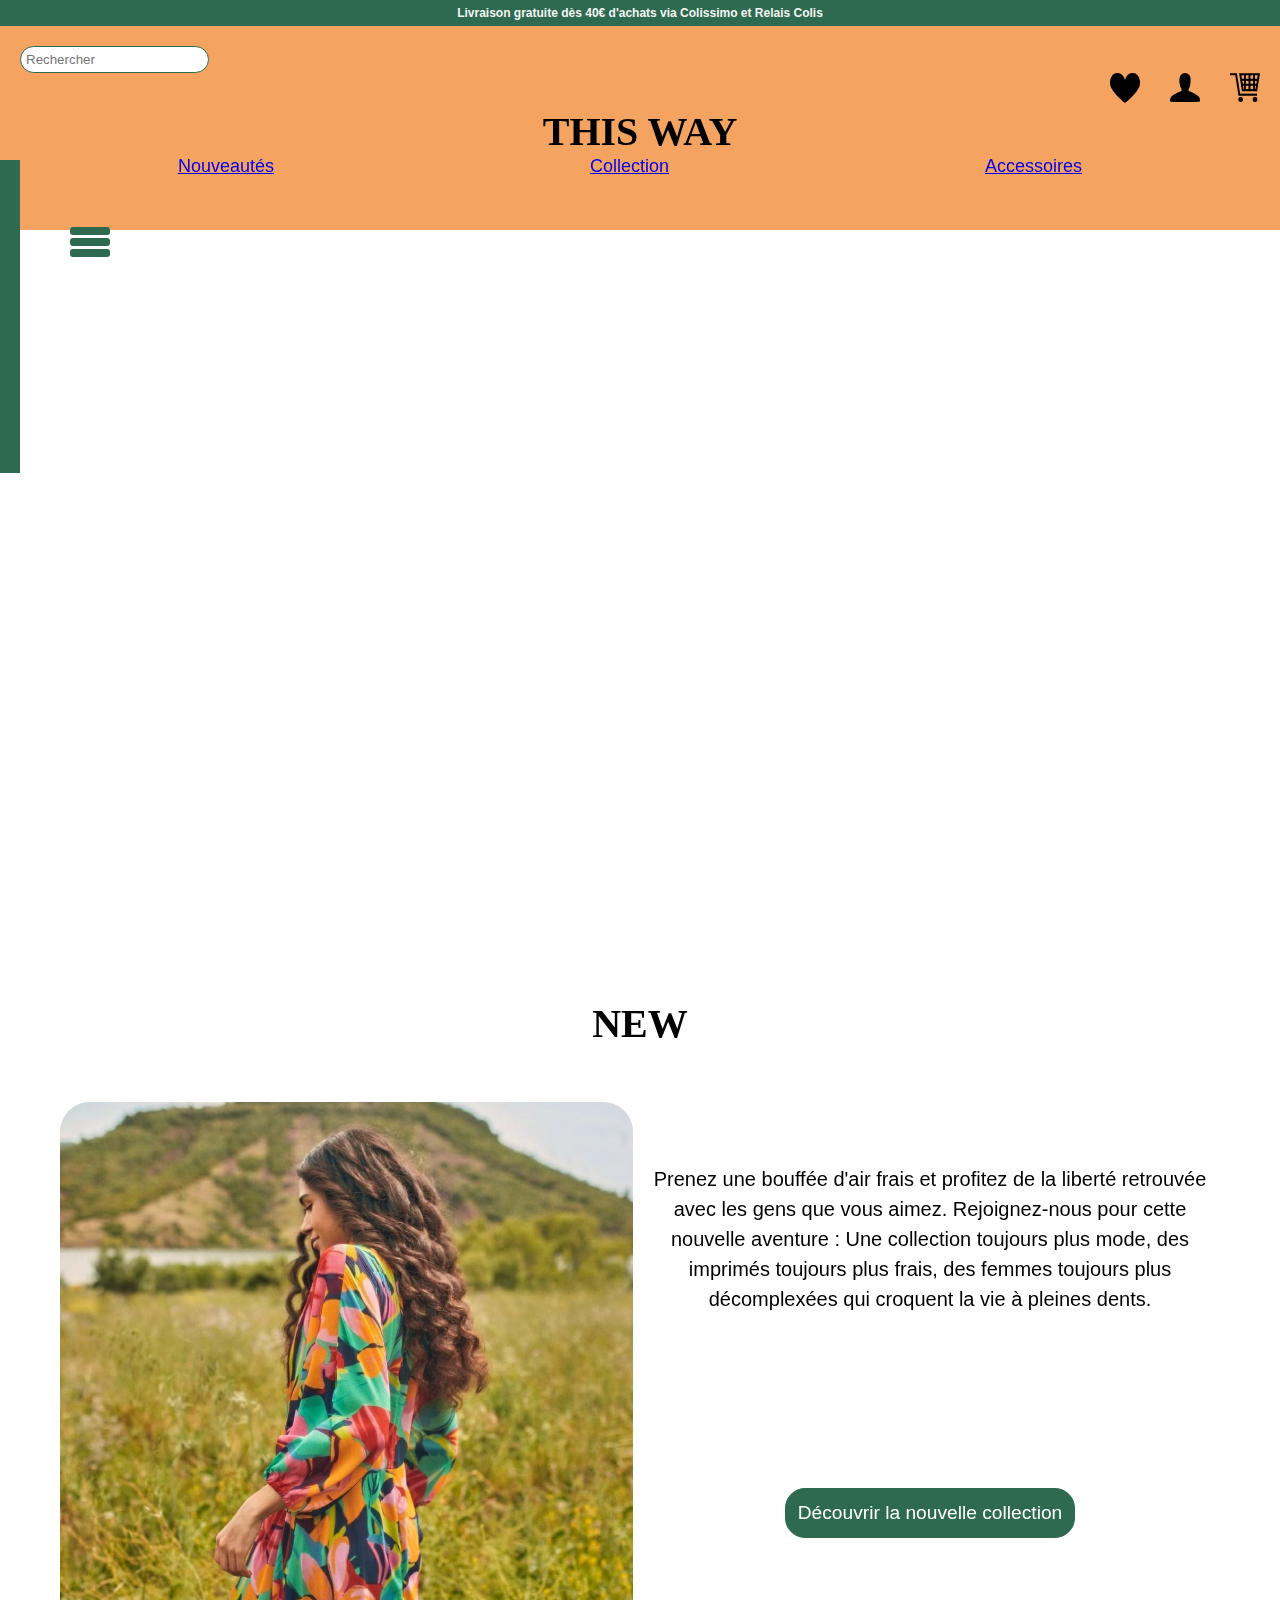
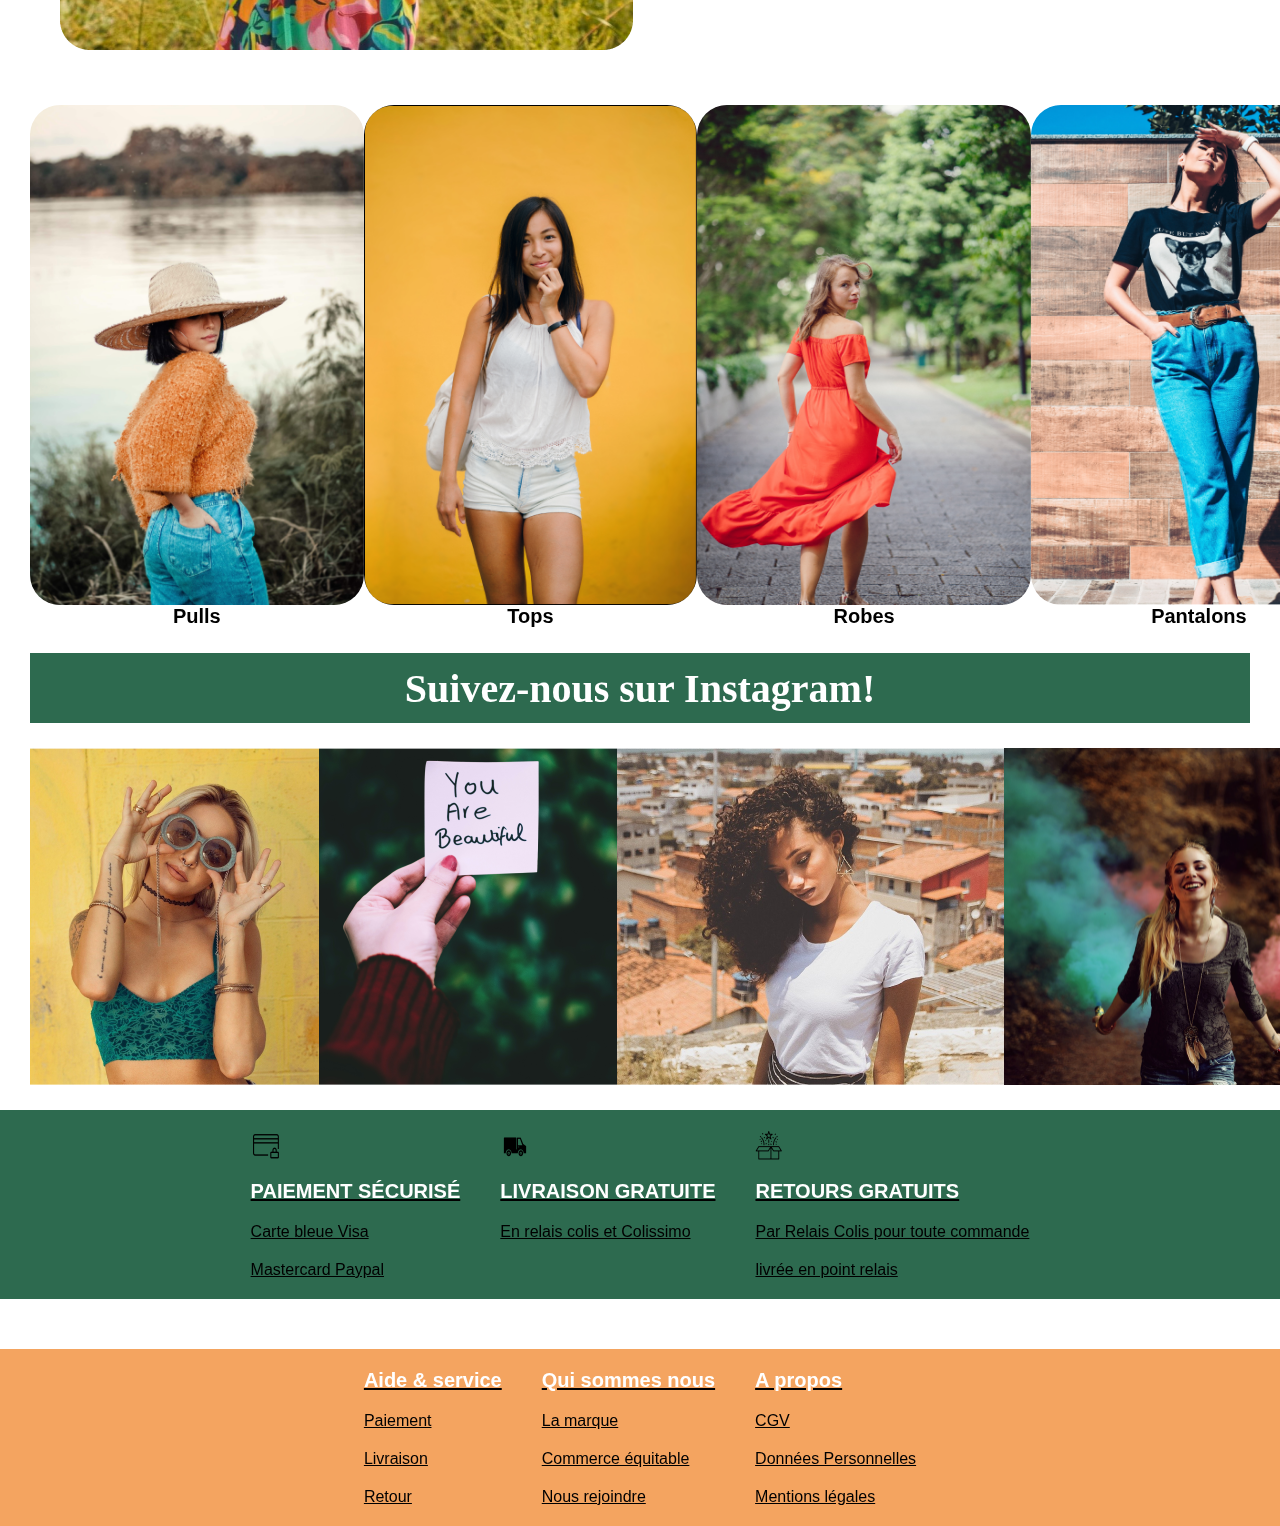
<file: Projetecommerce/index.html>
<!DOCTYPE html>
<html lang="fr">
<head>
    <meta charset="UTF-8">
    <meta http-equiv="X-UA-Compatible" content="IE=edge">
    <meta name="viewport" content="width=device-width, initial-scale=1.0">
    <title>ecommerce</title>
    <link rel="stylesheet" href="style.css">
</head>

<body>

    <header class="flex">
  
        <!-- 
        <div class="barreduhaut"><p> Livraison gratuite dès 40€ d'achats via Colissimo et Relais Colis </p> </div>-->
    
        <div class="barreduhaut"><span>Livraison gratuite dès 40€ d'achats via Colissimo et Relais Colis</span> </div>
        
        <div class="barredubas">
      
    <div class="input flex "><form action="">
        <input type="search" placeholder="Rechercher"> </div></form>
    
    <div class="icone flex">
    
     <!----- <h1 class="flex"> THIS WAY </h1> -->  
      <div class="icone">  
        <div class="iconecoeur"> <img src="images/coeur.png" alt="coeur"> </div>
        <div class="iconeuser"> <img src="images/user.png" alt="user"> </div>
        <div class="iconeshop"> <img src="images/shop.png" alt="shop"> </div>
    </div> 
    </div>  
    
    
    <h1> THIS WAY</h1>
    <nav class=" categories">
        <a href="resultat.html" target="blank">Nouveautés</a>
        <a href="#">Collection</a>
        <a href="#">Accessoires</a>
    
    </nav>
      
    <!------------------ ---------------------------->
    
    <nav  class="burger"  role ="navigation">
        <div id="menuToggle">
          
          <input type="checkbox " />
          
     
          <span></span>
          <span></span>
          <span></span>
          
          
          <ul id="menu">
            <a href="#"><li>Nouveautés</li></a>
            <a href="#"><li>Collection</li></a>
            <a href="#"><li>Accessoires</li></a>
          </ul>
        </div>
      </nav>
    
    </header>
    


 <section class="mainsection">

    <div class="banniere">

        <iframe width="560" height="315" src="https://www.youtube.com/embed/y-uto1BF-dA?playlist=0&rel=0&autoplay=1&loop=1&controls=1&showinfo=0&mute=1" title="YouTube video player" frameborder="0" allow="accelerometer; autoplay; clipboard-write; encrypted-media; gyroscope; picture-in-picture" allowfullscreen class="video"></iframe>

    </div>

    <h1 class="titrenew gap"> NEW </h1>

    <div class="new gap">
        
        
        <img src="./images/Photo Nouveautés.png" alt="photo nouveautes" class="photonew">
        

        <div class="text">
            <p>Prenez une bouffée d'air frais et profitez de la liberté retrouvée avec les gens que vous aimez. Rejoignez-nous pour cette nouvelle aventure :
            Une collection toujours plus mode, des imprimés toujours plus frais, des femmes toujours plus décomplexées qui croquent la vie à pleines dents.</p>           
        </div>
        
        <input type="button" value="Découvrir la nouvelle collection" class="button">

    </div>

    <div class="rubrique gap">
        
        <div class="pulls">
            <img src="./images/Pull.png" alt="Pulls" class="photorubrique">
            <a href="" class="para"> Pulls</a>
        </div>

        <div class="tops">
            <img src="./images/Tops.png" alt="Tops" class="photorubrique">
            <a href="" class="para"> Tops</a>
        </div>

        <div class="robes">
            <img src="./images/Robe.png" alt="Robes" class="photorubrique">
            <a href="" class="para"> Robes</a>
        </div>  

        <div class="pantalons">
            <img src="./images/Pantalon.png" alt="Pantalons" class="photorubrique">
            <a href="" class="para"> Pantalons</a>
        </div>

    </div>

    <h1 class="titreinsta gap">Suivez-nous sur Instagram!</h1>

    <div class="instagram gap">

        <img src="./images/Insta1.png" alt="Insta i1">
        <img src="./images/Insta2.png" alt="Insta i2">
        <img src="./images/Insta3.png" alt="Insta i3">
        <img src="./images/Insta4.png" alt="Insta i4">

    </div>

</section>


<footer>

    <div class="footerduhaut">
            
        <nav class="paiement">
        <a href="#"><img src="images/paiement.png" alt="paiement"> </a>
        <a href="paiement.html" target="blank"> <p> PAIEMENT SÉCURISÉ </p></a>
        <a href="#"> Carte bleue  Visa</a>
        <a href="#"> Mastercard  Paypal</a>
        </nav>
    
        <nav class="Livraison">
        <a href="#"><img src="images/camion2.png" alt="camion"> </a>
        <a href="#"> <p> LIVRAISON GRATUITE </p></a>
        <a href="#"> <p2>En relais colis et Colissimo </p2> </a>
        </nav>
        
        <nav class="Retours">
        <a href="#"><img src="images/box.png" alt="box"> </a>
        <a href="#"> <p> RETOURS GRATUITS </p></a>
        <a href="#"> Par Relais Colis pour toute commande </a>
        <a href="#"> livrée en point relais </a>
        </nav> 
    
    </div>
    
    <!--- debut du footer du bas-->
    
    <div class="footerdubas">
    
        <nav class="aide ">
           <a href="#"> <p>Aide & service </p></a>
           <a href="#">Paiement</a>
           <a href="#">Livraison</a>
           <a href="#">Retour</a>
       </nav>
    
       <nav class="quisommesnous">
           <a href="#"> <p>Qui sommes nous </p></a>
           <a href="#">La marque</a>
           <a href="#"> Commerce équitable</a>
           <a href="#"> Nous rejoindre</a>
       </nav>
    
       <nav class="apropos">
           <a href="#"> <p> A propos </p></a>
           <a href="#">CGV </a>
           <a href="#">Données Personnelles</a>
           <a href="#">Mentions légales</a>
       </nav> 
    
    </div>
                                                                                     
    </footer>
    

</body>
</html>
</file>
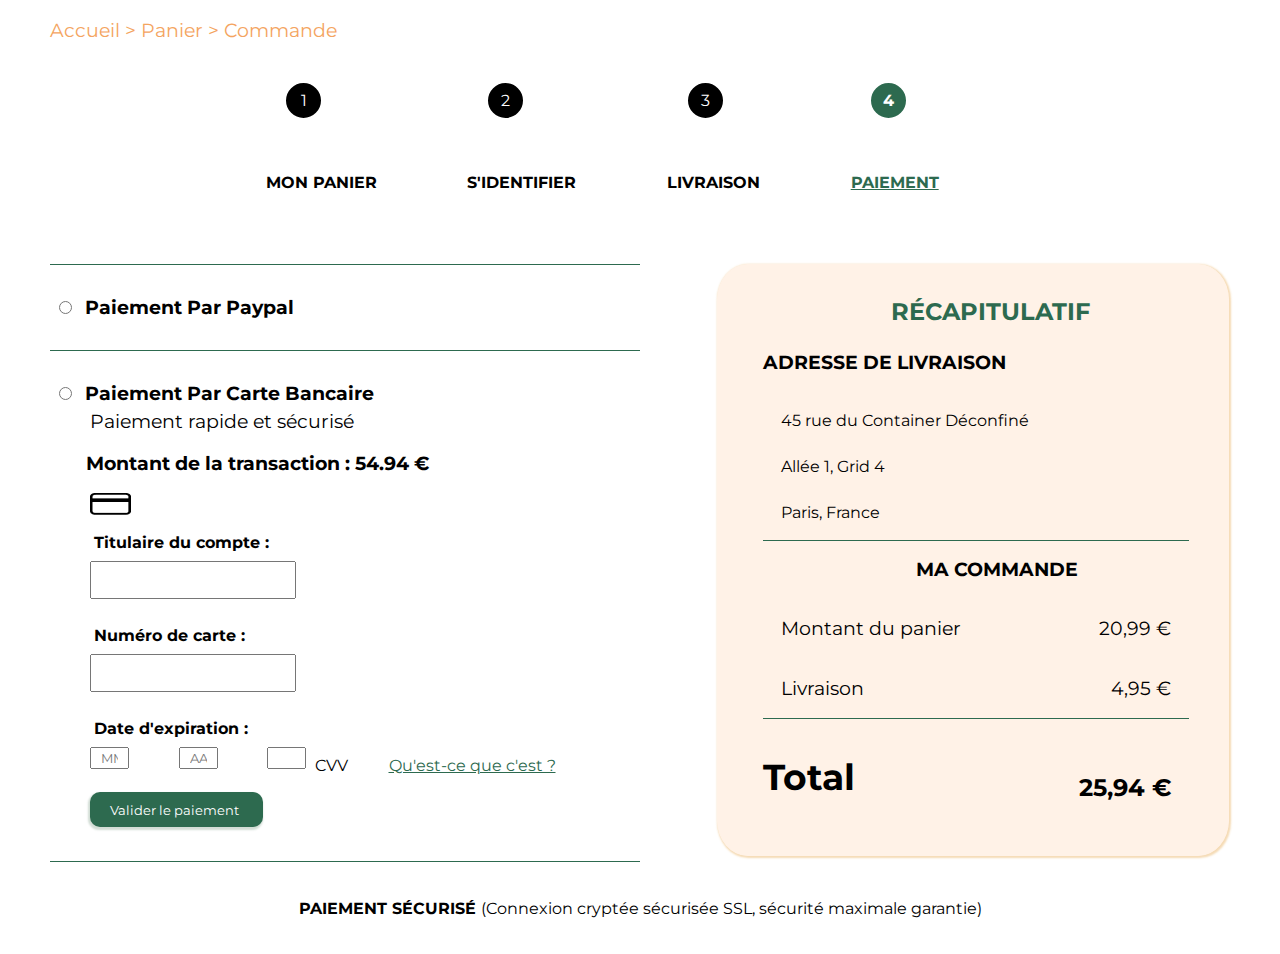
<file: Projetecommerce/paiement.html>
<!DOCTYPE html>
<html lang="fr">
<head>
    <meta charset="UTF-8">
    <meta http-equiv="X-UA-Compatible" content="IE=edge">
    <meta name="viewport" content="width=device-width, initial-scale=1.0">
    <title>Paiement</title>
    <link rel="stylesheet" href="paiement.css">
    <link rel="preconnect" href="https://fonts.googleapis.com">
<link rel="preconnect" href="https://fonts.gstatic.com" crossorigin>
<link href="https://fonts.googleapis.com/css2?family=Montserrat:wght@300;700&display=swap" rel="stylesheet">
</head>
<body>

<section class="section flex">
   
    <div class="arbo">
        <a href=""> Accueil ></a>
        <a href="">Panier ></a>
        <a href="">Commande</a>
    </div>

    <div class="etapes flex">

            <div class="rond flex">1 </div>
            <div class="alaligne text1">MON PANIER</div>
     
            <div class="rond flex">2 </div>
            <div class="alaligne">S'IDENTIFIER</div>
       
            <div class="rond flex">3 </div>
            <div class="alaligne">LIVRAISON</div>
    
            <div class="rond flex quatre">4 </div>
            <div class="alaligne etapepaiement">PAIEMENT</div>

   </div>

   <!-- ETAPES EN VERSION MOBILE  -->

 <div class="versionphone flex"> 
 
<P class="derniereversion bold">1. MON PANIER</P>
<P class="derniereversion bold">2. S'IDENTIFIER</P>
<P class="derniereversion bold">3.LIVRAISON</P>
<P class="derniereversion envert bold underline">4. PAIEMENT</P>

</div> 

   <!-- ETAPES EN VERSION MOBILE  -->

   <!-- ETAPES EN VERSION TABLETTE   -->

   <div class="etapesmobile flex">

    <div class="alaligne text1m">1.PANIER ></div>
    <div class="alaligne">2.S'IDENTIFIER ></div>
    <div class="alaligne">3.LIVRAISON ></div>
    <div class="alaligne etapepaiement">4.PAIEMENT</div>

</div>

   <!-- FIN DES ETAPES EN VERSION TABLETTE  -->

 
<div class="paiement">
    <hr class="barre1 disparais">
    <input type="radio" id="Paypal" name="drone" value="Paypal" class="paypal">
  <label for="huey" class="engras space">Paiement Par Paypal</label>

        <hr class="barre2">

        <input type="radio" id="CB" name="drone" value="CB" class="CB">
        <label for="huey" class="engras space">Paiement Par Carte Bancaire <span class="prs">Paiement rapide et sécurisé</span></label>
    <p class="engras montant">Montant de la transaction : 54.94 € </p>
                
                <div class="flex prs">
                <!-- <img src="VISA 1.png" alt="icone cb" class="icone"> -->
                <img src="./images/cb.png" alt="icone cb" class="icone">
                </div>
            
            <form action="post" method="post">

                <p class="bold titu">Titulaire du compte :</p>
                <input type="text" name="compte" id="compte" class="espace prs">
                <p class="bold titu">Numéro de carte :</p>
                <input type="text" name="carte bancaire" id="carte bancaire" class="espace prs">
                <p class="bold titu">Date d'expiration :</p>
                <div class="ccv flex">
                    <input type="text" name="exp" id="" class="code espace prs" placeholder="MM">
                    <input type="text" name="exp" id="" class="code espace prs" placeholder="AA">
                    <input type="text" name="exp" id="" class="code espace prs">
                    <label for="CCV">CVV</label>
                    <a href="" class="envert lien prs">Qu'est-ce que c'est ?</a>
                </div>
                <input type="submit" value="Valider le paiement" class="envoyer prs">
                

<hr class="barre2 disparais"> 
            </form>

            <br>

        </div>        

    </div>
</div>

<div class="recap">

    <h2 class="titrerecap envert">RÉCAPITULATIF</h2>

        <h3>ADRESSE DE LIVRAISON</h3>
        <br>

        <P>45 rue du Container Déconfiné</P>
        <P>Allée 1, Grid 4</P>
        <P>Paris, France</P>
        
        <hr class="barre3">

        <h3 class="macommande">MA COMMANDE</h3>

        <div class="montantpanier flex">
            <p>Montant du panier</p>
            <p>20,99 €</p>
        </div>

        <div class="livraison flex">
            <p>Livraison</p>
            <p>4,95 €</p>
        </div>

        <hr class="barre3">
        
        <div class="total flex">
        <h2>Total</h2>
        <p class="bold">25,94 €</p>
        </div>

    </div>
 
</div>

<h4 class="pourquoi ">PAIEMENT SÉCURISÉ <span class="pqalaligne"> (Connexion cryptée sécurisée SSL, sécurité maximale garantie)</h4> </span>
</section>



    
</body>
</html>
</file>
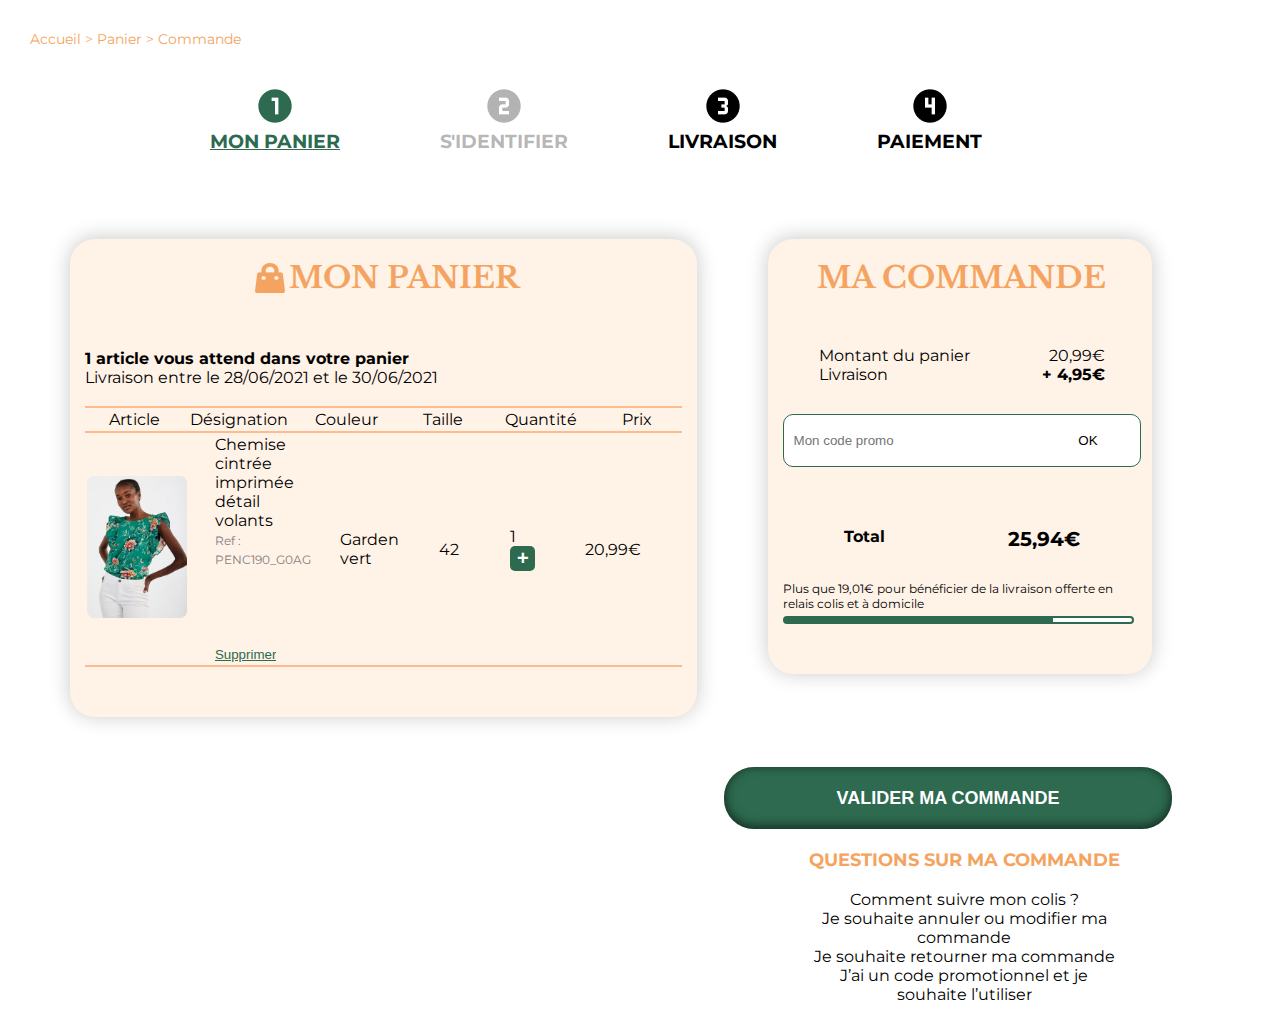
<file: Projetecommerce/panier.html>
<!DOCTYPE html>
<html lang="fr">
<head>
    <meta charset="UTF-8">
    <meta http-equiv="X-UA-Compatible" content="IE=edge">
    <meta name="viewport" content="width=device-width, initial-scale=1.0">
    <link rel="stylesheet" href="panier.css">
    <link rel="preconnect" href="https://fonts.googleapis.com">
    <link rel="preconnect" href="https://fonts.gstatic.com" crossorigin>
    <link href="https://fonts.googleapis.com/css2?family=Libre+Baskerville&family=Montserrat:wght@300;700&display=swap" rel="stylesheet">
    <title>Panier</title>
</head>
<body>
 
    <main>
 
        <!-- HEADER -->
        <header class="header">
 
            <div class="liens1"><a class="liens1" href="">Accueil</a> > <a class="liens1" href="">Panier</a> > <a class="liens1" href="">Commande</a></p>
 
        </header>
        <!-- FIN HEADER -->
 
        <br>
 
        <!-- ETAPES -->
        <section class="etapes">
 
            <div class="icone">
                <img src="images/1.png" alt="icone-1">
                <h3 class="souligne">MON PANIER</h3>
            </div>
            <div class="icone">
                <img src="images/2.png" alt="icone-2">
                <h3 class="fade">S'IDENTIFIER</h3>
            </div>
            <div class="icone">
                <img src="images/3.png" alt="icone-3">
                <h3>LIVRAISON</h3>
            </div>
            <div class="icone">
                <img src="images/4.png" alt="icone-4">
                <h3>PAIEMENT</h3>
            </div>
        </section>
        <!-- FIN ETAPES -->
 
        <section class="lesdeux">
 
        <!-- PANIER -->
        <section class="panier">
 
            <div class="titre-panier">
                <img src="images/sac-grand.png" alt="icone-sac">
                <h3 class="titre1">MON PANIER</h3>
            </div>
 
            <p class="p1">1 article vous attend dans votre panier</p>
            <p class="p2">Livraison entre le 28/06/2021 et le 30/06/2021</p><br>
 
        <hr>
 
            <table>
                <tr>
                    <td class="td1">Article</td>
                    <td class="td1">Désignation</td>
                    <td class="td1">Couleur</td>
                    <td class="td1">Taille</td>
                    <td class="td1">Quantité</td>
                    <td class="td1">Prix</td>
                </tr>
                </table>
 
        <hr>
 
                <table>
                <tr>
                    <td class="td2"><img class="article" src="images/photo-article.png" alt="photo-article"></td>
                    <td class="td2">Chemise cintrée imprimée détail volants<br><span class="ref">Ref : PENC190_G0AG</span><br><br><br><br><br>
                        <form method="GET"><input class="supprimer" type="submit" name="supprimer" value="Supprimer"></form></td>
                    <td class="td2">Garden vert</td>
                    <td class="td2">42</td>
                    <td class="td2">1<form method="GET"><input class="plus" type="submit" name="bouton-plus" value="+"></form></td>
                    <td class="td2" class="prix1">20,99€</td>
                </tr>
            </table>
 
        <hr>
 
        <!-- SOUS 1000PX -->
        <section class="mille">
 
            <div class="orange1">
                <p>Article<img class="article" src="images/photo-article.png" alt="photo-article"></p>
                <p>Désignation<span class="design">Chemise cintrée imprimée détail volants</span><span class="ref">Ref : PENC190_G0AG</span></p>
                <p>Couleur<span class="couleur">Garden vert</span></p>
                <p>Taille<span class="taille">42</span></p>
                <p>Prix<span class="prix">20,99€</span></p>
            </div>
 
            <p class="orange2">Quantité <span class="quant">1<form method="GET"><input class="plus" type="submit" name="bouton-plus" value="+"></form></span></p><br>
 
            <form method="GET"><input class="supprimer" type="submit" name="supprimer" value="Supprimer"></form>
 
        </section>
 
        </section>
        <!-- FIN PANIER -->
 
        <!-- COMMANDE -->
        <section class="commande">
            <h3 class="titre2">MA COMMANDE</h3>
 
            <div class="tarifs">
                <div class="texte1">
                    <p class="p3">Montant du panier</p>
                    <p class="p4">Livraison</p>
                </div>
                <div class="texte2">
                    <p class="prix2">20,99€</p>
                    <p class="prix-livr">+ 4,95€</p>
                </div>
            </div>
 
            <div class="promo">
                <form method="post">
                    <input class="code" type="text" size="50" maxlength="10" name="code-promo" placeholder="Mon code promo">
                    <input class="ok" type="submit" name="ok" value="OK">
                </form>
            </div>
 
            <hr>
 
            <div class="texte-tot">
                <p class="p5">Total</p>
                <p class="prix-total">25,94€</p>
            </div>
 
            <p class="p6">Plus que 19,01€ pour bénéficier de la livraison offerte en relais colis et à domicile</p>
            
            <div class="jauges">
                <p class="jauge1"></p>
                <p class="jauge2"></p>
            </div>
            
        </section>
        <!-- FIN COMMANDE -->
 
    </section>
 
    <section class="bas-droite">
 
        <!-- VALIDER -->
        <section class="valider">
 
            <form method="POST">
                <input class="bouton-valid" type="button" name="valider" value="VALIDER MA COMMANDE">
            </form>
 
        </section>
        <!-- FIN VALIDER -->
 
        <!-- QUESTIONS -->
        <section class="questions">
 
            <h5 class="titre3"> QUESTIONS SUR MA COMMANDE</h5>
 
            <br>
 
            <div>
                <a class="liens2" href="">Comment suivre mon colis ?</a><br>
                <a class="liens2" href="">Je souhaite annuler ou modifier ma commande</a><br>
                <a class="liens2" href="">Je souhaite retourner ma commande</a><br>
                <a class="liens2" href="">J’ai un code promotionnel et je souhaite l’utiliser</a>
            </div>
 
        </section>
        <!-- FIN QUESTIONS -->
 
    </section>
 
    </main>
    
</body>
</html>
</file>
<file: Projetecommerce/style.css>
@import url('https://fonts.googleapis.com/css2?family=Libre+Baskerville&display=swap');

body{
    margin: 0;
    padding: 0;
    box-sizing: border-box;
}

/*debut de la barre de navigation*/

header .barreduhaut{
     background: #2D6A4F;
    border: 1px solid #2D6A4F;
    color: whitesmoke;
    text-align: center;
    font-size: 12px;
    font-weight: bold;
    padding: 5px;
    position: sticky;
    top: 0; }

/* barre du haut ok !!!!*/

header .barredubas{
    background:#F4A460;
    padding: 20px;
} /*barre du bas ok !!!! */

header{
    /* position: sticky; */
    top: 0;
} /*header ok !!!! */

input{
    padding: 5px; 
    border-radius: 20px;
    border: 1px solid #2D6A4F;
    background: white;   
}

h1{ 
    display: flex;
    justify-content: center !important;
    align-items: center;
    font-size: 40px;
    font-family: Georgia, Times, sans-serif ;
    margin-top: 1px ;
    margin-bottom: 1px;

    
   
}/* h1 ok !!!! */

h2{ 
    display:flex ;
    justify-content: center;
    margin-top: 5px;
    font-size: 12px;
} /* h2 ok !!*/


.icone{
    display: flex;
    justify-content:flex-end;
    gap: 5px;
}

.iconecoeur{margin-left:25px ;}
.iconeuser{margin-left:25px ;}
.iconeshop{margin-left:25px ;}

nav.categories{
    color: black;
    display: flex;
    flex-direction: row;
    margin-right: 20px;
    justify-content: space-around;
    font-size: 18px;
    cursor: pointer;
    
}/*categories ok !!!! */

a{
    -webkit-transition: color 1s;
    transition: color 1s;
} /*transition ok !!!!*/

a:hover {
    color: white;
} /* transition ok !!!! */

.burger{
  display: none;
  width: 150px;
}

#menuToggle
{
  display: block;
  position: relative;
  top: 50px;
  left: 50px;
  z-index: 1;
  -webkit-user-select: none;
  user-select: none;
}

#menuToggle a
{
  text-decoration: none;
  color: #232323;
  
  transition: color 0.3s ease;
}

#menuToggle a:hover
{
  color:white ;
}

#menuToggle input
{
  display: block;
  width: 40px;
  height: 32px;
  position: absolute;
  top: -7px;
  left: -5px;
  
  cursor: pointer;
  
  opacity: 0; 
  z-index: 2; 
  
  -webkit-touch-callout: none;
}

#menuToggle span
{
  display: block;
  width: 40px;
  height: 8px;
  margin-bottom: 3px;
  position: relative;
  
  background: #2D6A4F;
  border-radius: 3px;
  
  z-index: 1;
  
  transform-origin: 4px 0px;
  
  transition: transform 0.5s cubic-bezier(0.77,0.2,0.05,1.0),
              background 0.5s cubic-bezier(0.77,0.2,0.05,1.0),
              opacity 0.55s ease;
}

#menuToggle span:first-child
{
  transform-origin: 0% 0%;
}

#menuToggle span:nth-last-child(2)
{
  transform-origin: 0% 100%;
}

#menuToggle input:checked ~ span
{
  opacity: 1;
  transform: rotate(45deg) translate(-2px, -1px);
  background: #232323;
}

#menuToggle input:checked ~ span:nth-last-child(3)
{
  opacity: 0;
  transform: rotate(0deg) scale(0.2, 0.2);
}

#menuToggle input:checked ~ span:nth-last-child(2)
{
  transform: rotate(-45deg) translate(0, -1px);
}

#menu
{
  position: absolute;
  width: 300px;
  margin: -100px 0 0 -50px;
  padding: 50px;
  padding-top: 125px;
  
  background:#2D6A4F;
  list-style-type: none;
  -webkit-font-smoothing: antialiased;

  
  transform-origin: 0% 0%;
  transform: translate(-100%, 0);
  
  transition: transform 0.5s cubic-bezier(0.77,0.2,0.05,1.0);
}

#menu li
{
  padding: 10px 0;
  font-size: 22px;
}

#menuToggle input:checked ~ ul
{
  transform: none;
}

/*fin de la barre de navigation*/

/******************************************************************************/

/*début du footer*/

footer .footerduhaut{
    display: flex;
    justify-content: center;
    background: #2D6A4F;
    display: flex;
    
}

footer img{
    display: flex;
    justify-content: center;
}

footer .footerdubas{
    display: flex;
    background: #F4A460;
    margin-top: 50px;
    justify-content: center;
    /*padding: 20px;*/
    
}

footer p{
    color:white;
    font-weight: bold;
    font-size: 20px;
}
       

footer a{color: black;
    display: flex;
    margin: 20px;
}
/*fin du footer*/


/**********************RESPONSIVE*******************************/

@media (max-width: 1000px){
    footer header{
        flex-direction: column;
        width:100%;
        height: 100%;
    }
}
@media (max-width: 850px){
    footer header{
        flex-direction: column;
        width:100%;
        height: 100%;
      
    }
}


@media (max-width: 450px){
    footer header{
        flex-direction: column;
        width:100%;
        height: 100%;
    }
}
.burger{display: block;}
.categories{ display: none;}












/* Main section ---------------------------------------------------*/



*{
    margin: 0;
    padding: 0;
    box-sizing: border-box;
}

body{
    font-family: 'Montserrat', sans-serif;
}

.banniere{
    position: relative;
    padding-bottom: 56.25%;
    padding-top: 25px;
    height: 0;
}

.video{
    z-index: -1;
    position:absolute;
    top: 0px;
    left: 0px;
    width: 100vw;
    height: calc(100vw/1.77);
}
 .gap{
     margin-top: 25px;
     margin-bottom: 25px;
     margin-left: 30px;
    margin-right: 30px;
 }

/* DIV nouveautées */

.titrenew{
    text-align: center;
    font-size: 40px;
}

.new{
    display: grid;
    grid-template-columns: repeat(2,1fr);
    grid-template-rows: repeat(2, 1fr);
    grid-template-areas: 
    "p t"
    "p b";
    padding: 30px;
}

.new .photonew{
    grid-area: p;
    border-radius: 20px;
}

.new .text{
    grid-area: t;
    font-size: 20px;
    line-height: 150%;
    text-align: center;
    display: flex;
    align-items: center;   
}

.new .button{
    grid-area: b;
    display: flex;
    justify-content: center;
    width: 50%;
    height: 50px;
    border-radius: 20px;
    background: #2D6A4F;
    color: white;
    font-size: larger;
    margin: auto;
}




/* DIV Rubriques */

.rubrique{
    display: flex;
    justify-content: space-around; 
    

}

.rubrique .photorubrique{
    display: flex;
    height: 500px;
    border-radius: 30px;
    gap: 30px;
 
}

.rubrique .para{
    display: flex;
    justify-content: center;
    font-size: 20px;
    font-weight: bold;
    text-decoration: none;
    color: black;
}




/* DIV Instagram */

.titreinsta{
    display: flex;
    justify-content: center;
    align-items: center;
    background: #2D6A4F;
    color: white;
    height: 70px;
   
}

.instagram{
    width: max(auto, 90%);
    display: flex;
    justify-content:space-around;
 
}

.Insta{
    width: fit-content;
}


@media (max-width:500px){

    .new{
        display: grid;
        grid-template-columns: 1fr;
        grid-template-rows: repeat(3, 1fr);
        grid-template-areas: 
        "p "
        "t"
        "b";
        padding: 30px;
    }
    

    .photonew{
        display: flex;
        justify-content: center;
        width: 211px;
        height: 204px;

    }

    .rubrique{
        display: flex;
        flex-direction: column;
    }

    .instagram{
        display: grid;
        grid-template-columns: auto, auto;
        grid-template-rows: auto, auto;
        grid-template-areas: 
        "i1 i3"
        "i2 i4";}

    .Insta{
       width: 10px;
    }


    .i1{
            grid-area: i1;
        }
    .i2{
            grid-area: i2;
        }
    .i3{
            grid-area: i3;
        }
    .i4{
            grid-area: i4;
        }

}


@media (max-width:360px){

.new{
    display: grid;
    grid-template-columns: 1fr;
    grid-template-rows: repeat(3, 1fr);
    grid-template-areas: 
    "p "
    "t"
    "b";
    padding: 30px;
}

.photonew{
    height: min(550px,25%);
}

.text{
    font-size: 10px;
}

.rubrique{
    display: flex;
    flex-direction: column;
}


.para{
    padding-bottom: 20px;
}

.instagram{
    display: grid;
    grid-template-columns: repeat(2, 1fr);
    grid-template-rows: repeat(2, 1fr);
    grid-template-areas: 
    "i1 i3"
    "i2 i4";
}


.i1{
    grid-area: i1;
}
.i2{
    grid-area: i2;
}
.i3{
    grid-area: i3;
}
.i4{
    grid-area: i4;
}

}
</file>
<file: Projetecommerce/paiement.css>
* {
    margin: 0;
    padding: 0;  
    box-sizing: border-box;  
    font-family:'Montserrat', sans-serif; 
}

/* MEDIA QUERIES VERISON DESKTOP (ETAT INITIAL)  */

@media (min-width: 810px) {
.section {

    display: flex;
    display: grid;
    grid-template-columns: 1fr 1fr;
    grid-template-rows: auto auto 1fr auto;
    background-color: #ffffff; 
    
}

.section .arbo {
    grid-row: 1/2;
    grid-column: 1/3;
    margin-top: 2vh;
    font-size: larger;
    margin-bottom: 1.5vh;
}

.section .corps {
    grid-column: 1/3;
    grid-row: 3/4;
}
/* ------------BOX PAIEMENT------------- */
.section .paiement {
    
    grid-row: 3/4;
    grid-column: 1/2;
}
/* ------------BOX RECAP------------- */
.section .recap {
    
    grid-row: 3/4;
    grid-column: 2/3; 
    background-color: #fff2e7; 
    border: #FFF2E7 solid 1px; 
    box-shadow: 1px 1px 2px .5px rgba(230, 165, 69, 0.4);  
    width: 80%;
    height: 92%;
    padding: 5% 6% 9% 7%;

}

section .etapes {
    grid-row: 2/3;
    grid-column: 1/3;
}
section .textetapes {
    grid-row: 3/4;
    grid-column: 1/3;
}

section .pourquoi {
    grid-row: 4/5;
    grid-column: 1/3;
}

section .pqalaligne {
    display: inline;
}

section .etapesmobile {
    display: none !important;
}

}

/* FIN DES MEDIA QUERIES VERISON DESKTOP (ETAT INITIAL)  */

.section .flex {
    display: flex;

}

section .versionphone {
    display: none !important;

}


/* ------------BOX RECAPITULATIF------------- */
.section .recap {
    
    border-radius: 6%; 
    /* background-color: #fff2e7;  */
    box-sizing: border-box;  
    display: block;
    margin-left: 12%;
    margin-right: 9%;
    /* width: 80%;
    height: 92%; */    
}

a {
    color: #F4A460;
    text-decoration:none;
}
/*--------------- ETAPES 1234 TOP PAGE---------------- */
.section .rond {
    border: solid black 2px;
    width: 35px;
    border-radius: 60%;
    height: 35px;
    justify-content: center;
    margin-left: 10%;
    align-items: center;
    background-color: black;
    color: white;
}

.section .etapes {
    justify-content: center;
    margin: 3vh 13% 8vh 0%;   
}

.section .text-bouton {
    margin: 0vh 9% 6vh 0%;   
}

.section .textetapes {
   
    justify-content: center;
    margin-bottom: 7vh; 
    text-align: center;    
}

section .etapepaiement {
    color: #2D6A4F; 
    text-decoration: underline;
    font-weight:bolder;  
}
hr {
    height: 1px;
        background-color: #2D6A4F;
        border: none;       
}

section .pourquoi {
    
   justify-self: center;
   margin-bottom: 4vh;
   margin-top: -1vh;
}

section p,
section input {
    padding: 1vh;
    margin: 1vh;
}

section .envoyer {
    background-color: #2D6A4F;
    color: white;
    border-radius: 10px;
    padding: 10px 24px 9px 20px;
    margin-left: 4%;
    margin-bottom: .7vh;
    margin-top: 2.5%;
    box-shadow: -1px 2px 2px 1px rgba(28, 85, 45, 0.2); 
    border-style: none;

}

section .macommande {
    margin: 4% 0% 4% 36%;
}

section .titrerecap {
    margin: 0% 0% 6% 30%;    
}

section .code {
    width: 39px;
    height: 6px;
}


section .envert {
    color: #2D6A4F;    
}

section .montantpanier,
section .total,
section .livraison {
    justify-content: space-between;
    font-size: larger;
}

section .total {
    margin-top: 4vh;
    font-size: x-large;
}

section span {
    display: block;
    font-weight: lighter;
}

.section .engras {
    font-size: larger;
    font-weight: bolder;
}
    
 section .bold {
     font-weight: bolder;
 }

 section .paiement,
 section .arbo {
     margin-left: 5.5vh;       
 }

 section .prs {
    margin-left: 4.5vh;       
}

section .titu {
    margin-left: 3.9vh;
}

section .montant {
    margin-left: 3vh;
}

 section .alaligne {
     display: block;
     font-weight: bolder;
     margin-top: 10vh; 
     margin-left: -5%;  
 }

 section .barre1 {
     margin-bottom: 3vh;
 }

 section .barre2 {
    margin-top: 3vh;
    margin-bottom: 3vh;
}

section .barre3 {
    margin-top: 0vh;
    
}

section .espace {
    margin-top: -1vh;
}

section .lien {
    text-decoration: underline;
}

section .quatre {
    background-color: #2D6A4F !important;
    color:white !important;
    border-color:#2D6A4F !important;  
    font-weight: bolder;   
}

section .etapesmobile {
    display: none !important;
}


/* ------------- RESPONSIVE - MEDIA QUERIES  ------------ */
@media (max-width: 1080px) { 
    section .etapepaiement,
    section .alaligne { 
        margin: 10vh 2% 8vh -7%;     
    }
 }

@media (max-width: 1000px) { 
    section .titrerecap {
        margin: 0% 0% 6% 24%;  
    }
 }

 @media (max-width: 935px) { 
    section .total {
        margin-top: 7vh;
    }
 }

 @media (max-width: 830px) { 
    section .macommande {
        margin: 4% 0% 4% 20%;
    }

    section .titrerecap {
        margin: 0% 0% 6% 15.5%; 
    }
 }

/* ------------- VERISON MOBILE ET TABLETTE  ------------ */

 @media (max-width: 810px) { 
     section {
        
        display: grid; 
        /* grid-template-columns: 1fr; 
        grid-template-rows: auto auto 1fr 1fr;   */
         width: 100%; 
        grid-template-areas: "arbo"
                            "etapes"
                            "recap"
                            "paiement"; 
     }

     section .paiement {
         /* grid-row: 4/5;
         grid-column: 1/2; */
         height: 100%;
         width: 80%;
         padding-bottom: -5%;
         margin-right: -10%;
         grid-area: paiement;
         margin: 3% 5% -5% 12%;
        border: #349667 solid 1.5px; 
        border-radius: 6%; 
        padding: 4% 4% 1% 4% ;
    
     }

     section .etapes {
         grid-column: 1/2;
         grid-row: 2/3;
         grid-area: etapes;
         
     }
     section .macommande {
        margin: 4% 0% 4% 36%;
        
    }

     section .recap {
         grid-row: 3/4;
         grid-column: 1/2;
         grid-area: recap;
         background-color: #fff2e7; 
         border: #FFF2E7 solid 1px;
         padding: 5% 7% 9% 7%;
         
     }

     section .titrerecap {
         justify-content: center;
         margin: 0% 0% 6% 30%; 
     }

     section .arbo {
         grid-column: 1/2;
         grid-row: 1/2;
         grid-area: arbo;
         margin-left: 9%;
     }

     section .pourquoi {
    
        margin-bottom: 2vh;
        margin-top: 10vh;
        margin-left: 20vh;
     }

     section .pqalaligne {
         display: block;
       margin-left: -14vh;
       margin-top: 3vh;
     }

     section .arbo {
        margin-top: 3vh;
        font-size: larger;
        margin-bottom: 7.5vh;
     }

     section .text1 {
  
        text-align: left;
        
     }

     section .disparais {
         display: none;
     }

     section .envoyer {
         margin-top: 6vh;
         margin-left: 15vw;
         margin-bottom: 5%;
         width: 50%;             
     }

     section .code {
        width: 7vw;
        height: 2vh;
        margin-top: 2px;
    }
}
/* --------------------------BREAKING POINTS 685 ---------------- */
@media (max-width:685px) {
    section .etapes {
        display: none !important;
    }

    section .etapesmobile {
        justify-content: space-evenly;
    }

    section .text1m {
        margin-left: 1vw;
    }

    section .versionphone {
        display: initial !important;
        /* grid-row: 2/3; */
       /* background: #b897d8; */
       font-size: larger;
       margin-left: 30vw;    
       
    }

section .underline {
text-decoration: underline;
margin-bottom: 5vh;
}

 
}

/* ------------- VERISON MOBILE 560PX ET MOINS  ------------ */

@media (max-width :560px) {

    section .paiement {
        height: auto;
        width: 80vw;
        padding: 5% 8% 10% 7%;
        margin-left: 9vw;
        margin-right: -9vw;
       
    }

    section .recap {
        /* padding: 5% 61% 11% 7%; */
        /* margin-left: 12%; */
        width: 80vw;
        height: auto;
        padding: 5% 6% 10% 7% ;
        margin-left: 9vw;
        margin-right: 9vw;
        margin-bottom: 4vh;       
        
    }

    section .titrerecap {
        /* margin-right: 20vw; */
        font-size: 5vw;
        text-align-last:left;  
        
    }

    section .pourquoi {
    
        margin-bottom: 2vh;
        margin-top: 10vh;
        margin-left: 5vh;
     }

     section .pqalaligne {
         display: block;
       margin-left: -20vw;
       margin-top: 3vh;
     }
}

@media (max-width:510px) {
    section .pqalaligne {
        display: none !important;
    }

    section .pourquoi {
    
        /* margin-bottom: 2vh;
        margin-top: 10vh; */
        margin-left: -6vw;
     }

     section .alaligne {
        display: none !important;
    } 

    section .envoyer {
        width: 45vw;
        margin-left: 3vw;
    }

}

@media (max-width:510px) {
    section .lien {
        display: none;
    }
}
</file>
<file: Projetecommerce/panier.css>
*{
    margin: 0%;
    padding: 0%;
    box-sizing: border-box;
}

body{
    font-family: 'Libre Baskerville', serif;
    font-family: 'Montserrat', sans-serif;
    font-size: 16px;
    width: 90vw;
}

main{
    padding: 20px;
    width: 90vw;
    display: grid;
    grid-template-columns: 1fr, auto;
    grid-template-rows: auto, auto, auto, auto, auto;
}

/* ---------------------------- */

/* HEADER */
header .liens1{
    color: #F4A460;
    text-decoration: none;
}

.header{
    margin-bottom: 10px;
    font-size: 14px;
    height: 30px;
    padding: 10px;
}
/* FIN HEADER */

/* ---------------------------- */

/* ETAPES */
.etapes{
    height: 80px;
    width: 90vw;
    text-align: center;
    display: flex;
    justify-content: center;
    align-items: center;
    margin-bottom: 30px;
    gap: 100px;
}

.etapes .souligne{
    text-decoration: underline;
    color: #2D6A4F;
}

.etapes .fade{
    color: rgba(0, 0, 0, .3);
}
/* FIN ETAPES */

/* ---------------------------- */

main .lesdeux{
    display: flex;
    display: grid;
    box-sizing: border-box;
}

/* ---------------------------- */

/* PANIER */
.panier{
    width: 49vw;
    background: #FFF2E7;
    border-radius: 25px;
    padding: 20px 15px 50px;
    margin: 50px;
    display: grid;
    grid-row: 3/5;
}

.panier h3{
    color: #F4A460;
    font-size: 30px;
    font-family: 'Libre Baskerville', serif;
}

.panier .titre-panier{
    text-align: center;
    display: flex;
    justify-content: center;
    margin-bottom: 50px;
}

.panier .p1{
    font-weight: bold;
}

.panier hr{
    height: 2px;
    border: 1px solid #FFBB8B;
}

.panier .td1{
    width: 150px;
    text-align: center;
}

.panier .td2{
    width: 160px;
    padding-right: 20px;
}

.panier .ref{
    color: #7F7E7E;
    font-size: 12px;
}

.panier .supprimer{
    border: none;
    background: #FFF2E7;
    color: #2D6A4F;
    text-decoration: underline;
}

.panier .prix1{
    font-weight: bold;
}

.panier .plus{
    border: none;
    color: white;
    font-size: 20px;
    font-weight: bold;
    background: #2D6A4F;
    width: 25px;
    height: 25px;
    border-radius: 5px;
}

.panier .mille{
    color: #F4A460;
    font-weight: bold;
    display: flex;
    display: grid;
    grid-template-columns: auto, auto, auto, auto, auto;
    grid-template-rows: auto, auto;
}

.panier .orange1{
    width: 40vw;
    gap: 30px;
    display: flex;
}

.panier .orange2{
    display: flex;
    flex-direction: column;
}

.mille .article{
    padding-top: 10px;
    display: flex;
    color: black;
    font-weight: normal;
}

.mille .design{
    padding-top: 10px;
    display: flex;
    color: black;
    font-weight: normal;
}

.mille .couleur{
    padding-top: 10px;
    display: flex;
    color: black;
    font-weight: normal;
}

.mille .taille{
    padding-top: 10px;
    display: flex;
    color: black;
    font-weight: normal;
}

.mille .prix{
    padding-top: 10px;
    display: flex;
    color: black;
}

.mille .quant{
    padding-top: 10px;
    display: flex;
    color: black;
    font-weight: normal;
}

.mille .ref{
    font-weight: normal;
}

.mille .supprimer{
    border: none;
    background: #FFF2E7;
    color: #2D6A4F;
    text-decoration: underline;
    display: flex;
    justify-content: flex-end;
}

/* FIN PANIER */

/* ---------------------------- */

/* COMMANDE */
.commande{
    width: 30vw;
    background: #FFF2E7;
    border-radius: 25px;
    padding: 20px 15px 50px;
    margin-top: 50px;
    margin-bottom: 20px;
    display: grid;
    grid-row: 3/4;
}

.commande h3{
    color: #F4A460;
    font-size: 30px;
    font-family: 'Libre Baskerville', serif;
}

.commande .titre2{
    text-align: center;
    margin-bottom: 50px;
}

.commande .tarifs{
    display: flex;
    justify-content: space-between;
}

.commande .prix2{
    text-align: right;
}

.commande .prix-livr{
    font-weight: bold;
}

.commande .promo{
    width: 28vw;
    height: 53px;
    border: 1px solid #2D6A4F;
    border-radius: 10px;
    background: white;
    margin-top: 30px;
    margin-bottom: 30px;
}

.commande .code{
    height: 40px;
    margin: 5px 15px;
    border: none;
}

.commande .ok{
    border: none;
    background: white;
    text-align: right;
    width: 50px;
    height: 40px;

}

.commande hr{
    border: 1px solid #FFBB8B;
}

.commande .prix-total{
    font-size: 20px;
}

.commande .texte-tot{
    font-weight: bold;
    display: flex;
    justify-content: space-between;
    margin-top: 30px;
    margin-bottom: 30px;
}

.commande .p6{
    font-size: 12px;
    padding-bottom: 5px;
}

.commande .jauge1{
    width: 338px;
    height: 8px;
    background: #2D6A4F;
    border: 2px solid #2D6A4F;
    border-radius: 5px 0px 0px 5px;
}

.commande .jauge2{
    width: 153px;
    height: 8px;
    background: white;
    border: 2px solid #2D6A4F;
    border-radius: 0px 5px 5px 0px;
}

.commande .jauges{
    display: flex;
    justify-content: flex-start;
}
/* FIN COMMANDE */

/* ---------------------------- */

main .bas-droite{
    display: flex;
    justify-content: flex-end;
    display: grid;
    grid-column: 1/2;
    box-sizing: border-box;
}

/* ---------------------------- */

/* VALIDER */
.valider{
    margin-bottom: 20px;
    display: grid;
    grid-row: 4/5;
    grid-column: 2/3;
}

.valider .bouton-valid{
    width: 35vw;
    height: 62px;
    border-radius: 30px;
    background: #2D6A4F;
    border: none;
    color: white;
    font-weight: bold;
    font-size: 18px;
    box-shadow: rgba(0, 0, 0, 0.5) 0px -2px 10px 2px inset;
}
/* FIN VALIDER */

/* --------------------------- */

.panier, .commande{
    box-shadow: rgba(0, 0, 0, 0.2) 0px -1px 20px 1px;
}

/* --------------------------- */

/* QUESTIONS */
.questions{
    width: 25vw;
    text-align: center;
    margin-left: 80px;
    display: grid;
    grid-row: 5/6;
    grid-column: 2/3;
}

.questions .titre3{
    color: #F4A460;
    font-weight: bold;
    font-size: 18px;
}

.questions .liens2{
    color: black;
    text-decoration: none;
}
/* FIN QUESTIONS */

/* --------------------------- */

/* MEDIA QUERIES */
@media (max-width: 1650px){
    .commande .tarifs{
        display: flex;
        justify-content: space-around;
    }

    .commande .texte-tot{
        font-weight: bold;
        display: flex;
        justify-content: space-around;
        margin-top: 30px;
        margin-bottom: 30px;
    }

    .commande .jauge1{
        width: 298px;
        height: 8px;
        background: #2D6A4F;
        border: 2px solid #2D6A4F;
        border-radius: 5px 0px 0px 5px;
    }
    
    .commande .jauge2{
        width: 113px;
        height: 8px;
        background: white;
        border: 2px solid #2D6A4F;
        border-radius: 0px 5px 5px 0px;
    }
}

@media (max-width: 1600px){
    .commande .code{
        height: 40px;
        margin: 5px;
        padding-left: 5px;
        border: none;
        width: 300px;
    }
}

@media (max-width: 1450px){
    .commande hr{
        display: none;
    }

    .commande .jauge1{
        width: 288px;
        height: 8px;
        background: #2D6A4F;
        border: 2px solid #2D6A4F;
        border-radius: 5px 0px 0px 5px;
    }
    
    .commande .jauge2{
        width: 103px;
        height: 8px;
        background: white;
        border: 2px solid #2D6A4F;
        border-radius: 0px 5px 5px 0px;
    }

    .panier .td1{
        width: 120px;
        text-align: center;
    }

    .panier .td2{
        width: 140px;
        padding-right: 20px;
    }

    .panier .article{
        width: 100px;
    }
}

@media (max-width: 1350px){
    .commande .jauge1{
        width: 278px;
        height: 8px;
        background: #2D6A4F;
        border: 2px solid #2D6A4F;
        border-radius: 5px 0px 0px 5px;
    }
    
    .commande .jauge2{
        width: 93px;
        height: 8px;
        background: white;
        border: 2px solid #2D6A4F;
        border-radius: 0px 5px 5px 0px;
    }

    .commande .code{
        height: 40px;
        margin: 5px;
        padding-left: 5px;
        border: none;
        width: 250px;
    }
}

@media (max-width: 1300px){
    .commande .jauge1{
        width: 268px;
        height: 8px;
        background: #2D6A4F;
        border: 2px solid #2D6A4F;
        border-radius: 5px 0px 0px 5px;
    }
    
    .commande .jauge2{
        width: 83px;
        height: 8px;
        background: white;
        border: 2px solid #2D6A4F;
        border-radius: 0px 5px 5px 0px;
    }
}

@media (max-width: 1220px){
    .commande .jauge1{
        width: 250px;
        height: 8px;
        background: #2D6A4F;
        border: 2px solid #2D6A4F;
        border-radius: 5px 0px 0px 5px;
    }
    
    .commande .jauge2{
        width: 70px;
        height: 8px;
        background: white;
        border: 2px solid #2D6A4F;
        border-radius: 0px 5px 5px 0px;
    }
}

@media (max-width: 1150px){
    .commande .code{
        height: 40px;
        margin: 5px;
        padding-left: 5px;
        border: none;
        width: 200px;
    }

    .commande .jauge1{
        width: 240px;
        height: 8px;
        background: #2D6A4F;
        border: 2px solid #2D6A4F;
        border-radius: 5px 0px 0px 5px;
    }
    
    .commande .jauge2{
        width: 60px;
        height: 8px;
        background: white;
        border: 2px solid #2D6A4F;
        border-radius: 0px 5px 5px 0px;
    }

    .panier .td1{
        width: 100px;
        text-align: center;
    }

    .panier .td2{
        width: 100px;
        padding-right: 10px;
    }
}

@media (max-width: 1050px){
    .commande .jauge1{
        width: 230px;
        height: 8px;
        background: #2D6A4F;
        border: 2px solid #2D6A4F;
        border-radius: 5px 0px 0px 5px;
    }
    
    .commande .jauge2{
        width: 50px;
        height: 8px;
        background: white;
        border: 2px solid #2D6A4F;
        border-radius: 0px 5px 5px 0px;
    }
}

@media (max-width: 1000px){
    .panier td{
        display: none;
    }

    .panier hr{
        display: none;
    }

    .commande .code{
        height: 40px;
        margin: 5px;
        padding-left: 5px;
        border: none;
        width: 180px;
    }

    .commande .jauge1{
        width: 215px;
        height: 8px;
        background: #2D6A4F;
        border: 2px solid #2D6A4F;
        border-radius: 5px 0px 0px 5px;
    }
    
    .commande .jauge2{
        width: 35px;
        height: 8px;
        background: white;
        border: 2px solid #2D6A4F;
        border-radius: 0px 5px 5px 0px;
    }
}

@media (min-width: 1000px){
    .panier .mille{
        display: none;
    }
}

@media (max-width: 930px){
    .panier .orange1{
        width: 30vw;
        gap: 20px;
        display: flex;
    }
}

@media (max-width: 900px){
    .commande .code{
        height: 40px;
        margin: 5px;
        padding-left: 5px;
        border: none;
        width: 150px;
    }

    .commande .jauge1{
        width: 205px;
        height: 8px;
        background: #2D6A4F;
        border: 2px solid #2D6A4F;
        border-radius: 5px 0px 0px 5px;
    }
    
    .commande .jauge2{
        width: 25px;
        height: 8px;
        background: white;
        border: 2px solid #2D6A4F;
        border-radius: 0px 5px 5px 0px;
    }
}

@media (max-width: 850px){
    main{
        padding: 20px;
        width: 95vw;
        display: grid;
        grid-template-columns: auto;
        grid-template-rows: auto, auto, auto, auto, auto, auto;
    }

    main .lesdeux{
        display: flex;
        flex-direction: column;
    }

    .panier{
        width: 90vw;
        background: #FFF2E7;
        border-radius: 25px;
        padding: 20px 15px 50px;
        margin-left: 0;
    }

    .mille .article{
        width: 20vw;
    }

    .mille .design{
        width: 15vw;
    }

    .mille .couleur{
        width: 15vw;
    }

    .mille .taille{
        width: 10vw;
    }

    .mille .prix{
        width: 10vw;
    }

    .mille .quant{
        width: 20vw;
    }

    .commande{
        width: 90vw;
        background: #FFF2E7;
        border-radius: 25px;
        padding-left: 10px;
        margin-top: 20px;
        display: flex;
        flex-direction: column;
        align-items: center;
    }

    .commande .tarifs{
        width: 85vw;
        display: flex;
        justify-content: space-between;
    }

    .commande .texte-tot{
        width: 85vw;
        display: flex;
        justify-content: space-between;
    }

    .commande .promo{
        width: 85vw;
        height: 53px;
        border: 1px solid #2D6A4F;
        border-radius: 10px;
        background: white;
        margin-top: 30px;
        margin-bottom: 30px;
        display: flex;
        justify-content: space-between;
    }

    .commande .code{
        height: 40px;
        margin: 5px;
        padding-left: 5px;
        border: none;
        width: 65vw;
    }

    .commande .jauge1{
        width: 405px;
        height: 10px;
        background: #2D6A4F;
        border: 2px solid #2D6A4F;
        border-radius: 5px 0px 0px 5px;
    }
    
    .commande .jauge2{
        width: 220px;
        height: 10px;
        background: white;
        border: 2px solid #2D6A4F;
        border-radius: 0px 5px 5px 0px;
    }
    
    .commande .jauges{
        display: flex;
        justify-content: flex-start;
    }

    .valider{
        width: 95vw;
        margin-left: 0px;
        margin-top: 20px;
    }
    
    .valider .bouton-valid{
        width: 85vw;
        height: 62px;
        border-radius: 30px;
        margin-left: 0;
        background: #2D6A4F;
        border: none;
        color: white;
        font-weight: bold;
        font-size: 18px;
        box-shadow: rgba(0, 0, 0, 0.5) 0px -2px 10px 2px inset;
    }

    .questions{
        margin-top: 40px;
        width: 60vw;
        text-align: center;
    }
}

@media (max-width: 810px){
    .etapes{
        display: flex;
        align-items: center;
        justify-content: center;
        font-size: 16px;
        text-align: right;
        gap: 30px;
        height: 10px;
    }

    .etapes img{
        display: none;
    }
}

@media (max-width: 800px){
    .commande .code{
        height: 40px;
        margin: 5px;
        padding-left: 5px;
        border: none;
        width: 55vw;
    }

    .commande .jauge1{
        width: 390px;
        height: 10px;
        background: #2D6A4F;
        border: 2px solid #2D6A4F;
        border-radius: 5px 0px 0px 5px;
    }
    
    .commande .jauge2{
        width: 205px;
        height: 10px;
        background: white;
        border: 2px solid #2D6A4F;
        border-radius: 0px 5px 5px 0px;
    }
}

@media (max-width: 750px){
    .commande .jauge1{
        width: 370px;
        height: 10px;
        background: #2D6A4F;
        border: 2px solid #2D6A4F;
        border-radius: 5px 0px 0px 5px;
    }
    
    .commande .jauge2{
        width: 185px;
        height: 10px;
        background: white;
        border: 2px solid #2D6A4F;
        border-radius: 0px 5px 5px 0px;
    }
}

@media (max-width: 700px){
    .mille .article{
        width: 15vw;
    }

    .mille .design{
        width: 15vw;
    }

    .mille .couleur{
        width: 15vw;
    }

    .mille .taille{
        width: 10vw;
    }

    .mille .prix{
        width: 10vw;
    }

    .commande .jauge1{
        width: 350px;
        height: 10px;
        background: #2D6A4F;
        border: 2px solid #2D6A4F;
        border-radius: 5px 0px 0px 5px;
    }
    
    .commande .jauge2{
        width: 165px;
        height: 10px;
        background: white;
        border: 2px solid #2D6A4F;
        border-radius: 0px 5px 5px 0px;
    }
}

@media (max-width: 650px){
    .commande .jauge1{
        width: 330px;
        height: 10px;
        background: #2D6A4F;
        border: 2px solid #2D6A4F;
        border-radius: 5px 0px 0px 5px;
    }
    
    .commande .jauge2{
        width: 145px;
        height: 10px;
        background: white;
        border: 2px solid #2D6A4F;
        border-radius: 0px 5px 5px 0px;
    }
}

@media (max-width: 600px){
    .etapes{
        display: flex;
        align-items: center;
        justify-content: center;
        font-size: 14px;
        text-align: right;
        gap: 30px;
        height: 10px;
    }

    .mille .article{
        width: 15vw;
    }

    .mille .design{
        width: 12vw;
    }

    .mille .couleur{
        width: 12vw;
    }

    .mille .taille{
        width: 10vw;
    }

    .mille .prix{
        width: 10vw;
    }

    .commande .jauge1{
        width: 310px;
        height: 10px;
        background: #2D6A4F;
        border: 2px solid #2D6A4F;
        border-radius: 5px 0px 0px 5px;
    }
    
    .commande .jauge2{
        width: 125px;
        height: 10px;
        background: white;
        border: 2px solid #2D6A4F;
        border-radius: 0px 5px 5px 0px;
    }

    .valider{
        width: 95vw;
        margin-left: 0px;
        margin-top: 20px;
        display: flex;
        align-items: flex-start;
    }
    
    .valider .bouton-valid{
        width: 90vw;
        height: 62px;
        padding-left: 0;
        border-radius: 30px;
        margin-left: 0;
        background: #2D6A4F;
        border: none;
        color: white;
        font-weight: bold;
        font-size: 18px;
        box-shadow: rgba(0, 0, 0, 0.5) 0px -2px 10px 2px inset;
    }
}

@media (max-width: 550px){
    .etapes{
        display: flex;
        align-items: center;
        justify-content: center;
        font-size: 14px;
        text-align: right;
        gap: 20px;
        height: 10px;
    }

    .mille .article{
        width: 15vw;
    }

    .mille .design{
        width: 10vw;
    }

    .mille .couleur{
        width: 8vw;
    }

    .mille .taille{
        width: 8vw;
    }

    .mille .prix{
        width: 8vw;
    }

    .panier{
        width: 90vw;
        background: #FFF2E7;
        border-radius: 25px;
        padding: 20px 15px 50px;
        margin-left: 0;
    }

    .commande{
        width: 90vw;
        background: #FFF2E7;
        border-radius: 25px;
        padding: 20px 15px 50px;
        margin-left: 00px;
    }

    .commande .jauge1{
        width: 290px;
        height: 10px;
        background: #2D6A4F;
        border: 2px solid #2D6A4F;
        border-radius: 5px 0px 0px 5px;
    }
    
    .commande .jauge2{
        width: 105px;
        height: 10px;
        background: white;
        border: 2px solid #2D6A4F;
        border-radius: 0px 5px 5px 0px;
    }

    .valider .bouton-valid{
        width: 90vw;
        height: 62px;
        border-radius: 30px;
        margin-left: 0;
        background: #2D6A4F;
        border: none;
        color: white;
        font-weight: bold;
        font-size: 18px;
        box-shadow: rgba(0, 0, 0, 0.5) 0px -2px 10px 2px inset;
    }
}

@media (max-width: 500px){
    .mille .article{
        width: 15vw;
    }

    .mille .design{
        width: 8vw;
    }

    .mille .couleur{
        width: 8vw;
    }

    .mille .taille{
        width: 8vw;
    }

    .mille .prix{
        width: 8vw;
    }

    .panier{
        width: 95vw;
        background: #FFF2E7;
        border-radius: 25px;
        padding: 20px 15px 50px;
        margin-left: 5px;
    }

    .commande{
        width: 95vw;
        background: #FFF2E7;
        border-radius: 25px;
        padding: 20px 15px 50px;
        margin-left: 5px;
    }

    .commande .jauge1{
        width: 270px;
        height: 10px;
        background: #2D6A4F;
        border: 2px solid #2D6A4F;
        border-radius: 5px 0px 0px 5px;
    }
    
    .commande .jauge2{
        width: 85px;
        height: 10px;
        background: white;
        border: 2px solid #2D6A4F;
        border-radius: 0px 5px 5px 0px;
    }
}

@media (max-width: 480px){
    .etapes{
        display: flex;
        font-size: 13px;
        text-align: right;
        gap: 20px;
        height: 10px;
    }
}

@media (max-width: 470px){
    .panier{
        width: 95vw;
        background: #FFF2E7;
        border-radius: 25px;
        padding: 20px 15px 50px;
        margin-bottom: 20px;
        margin-left: 5px;
        font-size: 14px
    }

    .commande{
        width: 95vw;
        background: #FFF2E7;
        border-radius: 25px;
        padding: 20px 15px 50px;
        margin-bottom: 20px;
        margin-left: 5px;
        font-size: 14px;
    }

    .mille .article{
        width: 15vw;
    }

    .mille .design{
        width: 8vw;
    }

    .mille .couleur{
        width: 6vw;
    }

    .mille .taille{
        width: 6vw;
    }

    .mille .prix{
        width: 6vw;
    }
}

@media (max-width: 450px){
    .panier{
        width: 95vw;
        background: #FFF2E7;
        border-radius: 25px;
        padding: 20px 15px 50px;
        margin-bottom: 20px;
        margin-left: 5px;
        font-size: 14px
    }

    .commande .jauge1{
        width: 250px;
        height: 10px;
        background: #2D6A4F;
        border: 2px solid #2D6A4F;
        border-radius: 5px 0px 0px 5px;
    }
    
    .commande .jauge2{
        width: 65px;
        height: 10px;
        background: white;
        border: 2px solid #2D6A4F;
        border-radius: 0px 5px 5px 0px;
    }
}

@media (max-width: 400px){
    .etapes{
        display: flex;
        font-size: 12px;
        text-align: right;
        gap: 20px;
        height: 10px;
    }

    .commande{
        width: 98vw;
        background: #FFF2E7;
        border-radius: 25px;
        padding: 20px 15px 50px;
        margin-bottom: 20px;
        margin-left: 5px;
        font-size: 13px;
    }

    .panier{
        width: 100vw;
        background: #FFF2E7;
        border-radius: 25px;
        padding: 10px 10px 50px;
        margin: 2px;
        font-size: 13px
    }

    .commande .jauge1{
        width: 230px;
        height: 10px;
        background: #2D6A4F;
        border: 2px solid #2D6A4F;
        border-radius: 5px 0px 0px 5px;
    }
    
    .commande .jauge2{
        width: 45px;
        height: 10px;
        background: white;
        border: 2px solid #2D6A4F;
        border-radius: 0px 5px 5px 0px;
    }
}

@media (max-width: 370px){
    main{
        padding: 10px;
    }

    .panier .ref{
        font-size: 10px;
    }

    .mille .article{
        width: 15vw;
    }

    .mille .design{
        width: 6vw;
    }

    .mille .couleur{
        width: 4vw;
    }

    .mille .taille{
        width: 4vw;
    }

    .mille .prix{
        width: 4vw;
    }
}

@media (max-width: 350px){
    main{
        padding: 5px;
    }

    .commande .code{
        height: 40px;
        margin: 5px;
        padding-left: 5px;
        border: none;
        width: 50vw;
    }

    .panier .ref{
        font-size: 10px;
    }

    .mille .article{
        width: 12vw;
    }

    .mille .design{
        width: 5vw;
    }

    .mille .couleur{
        width: 3vw;
    }

    .mille .taille{
        width: 3vw;
    }

    .mille .prix{
        width: 3vw;
    }
}
</file>
